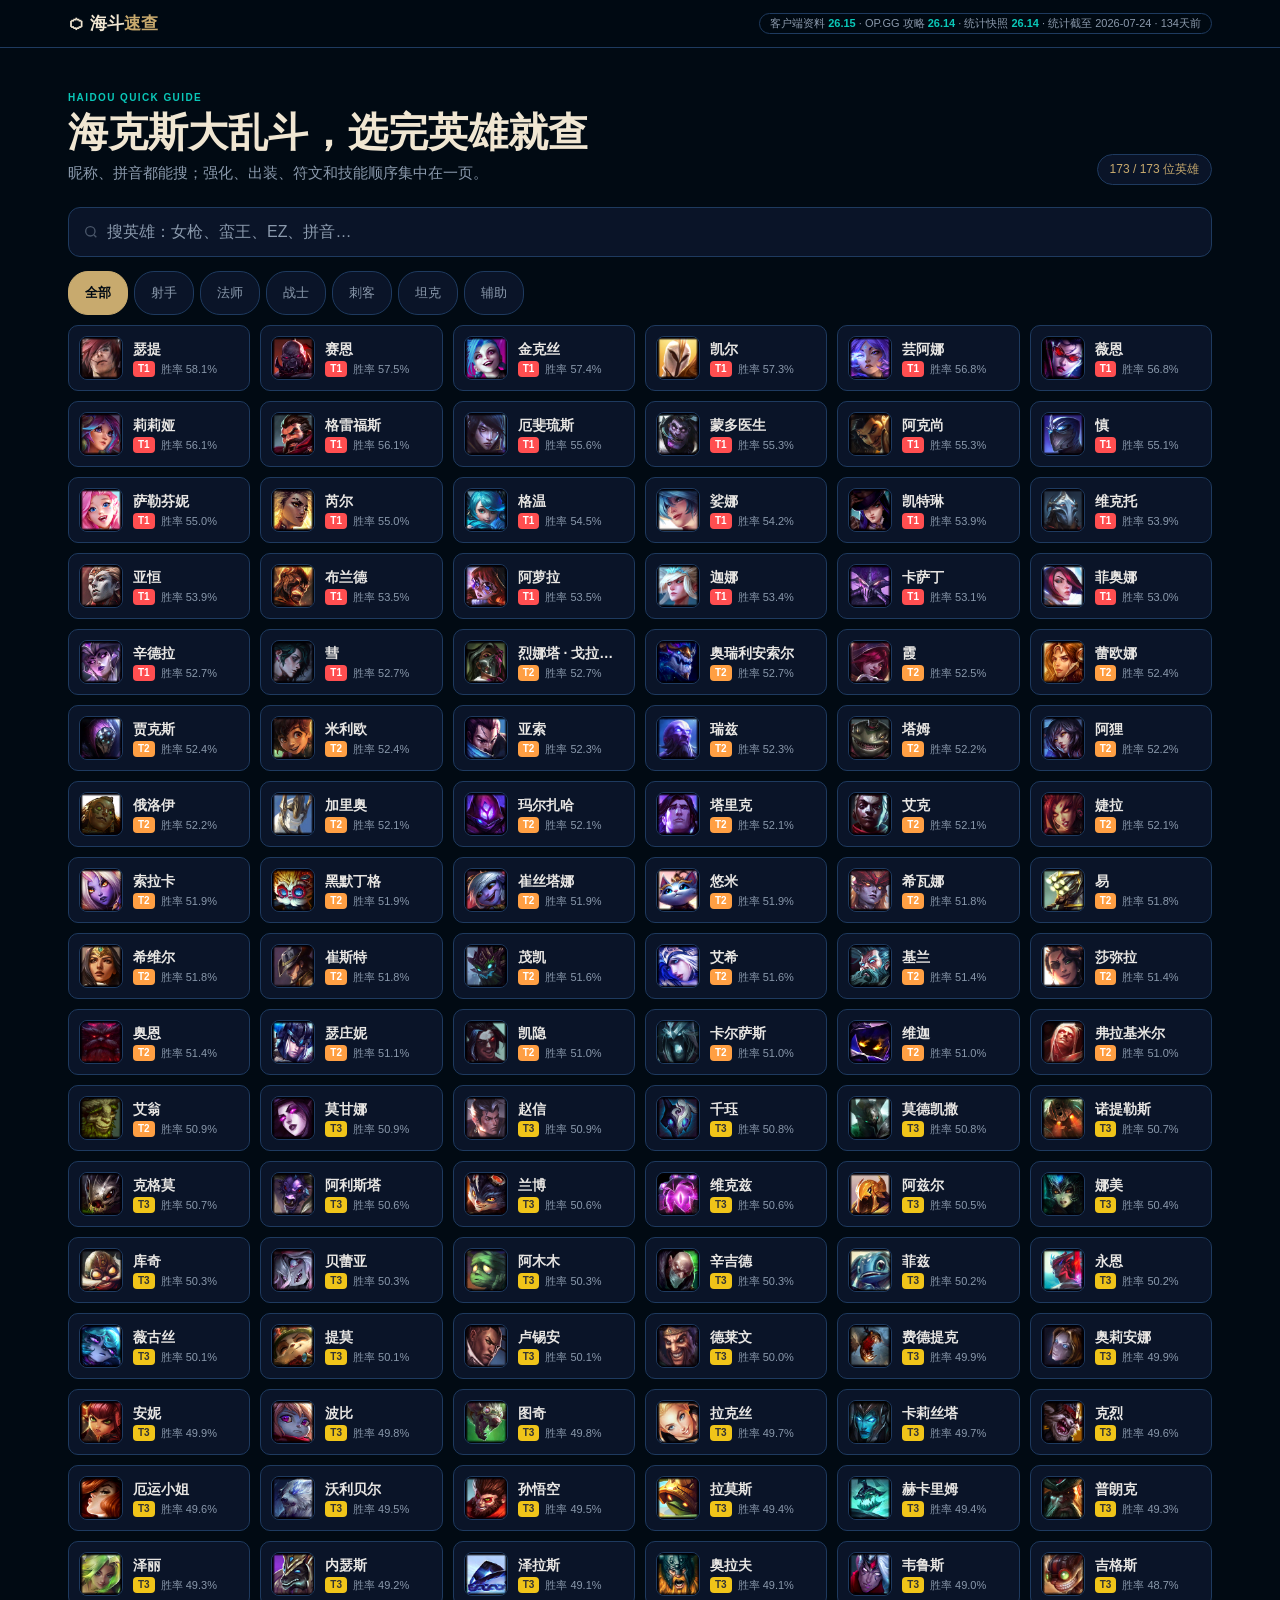
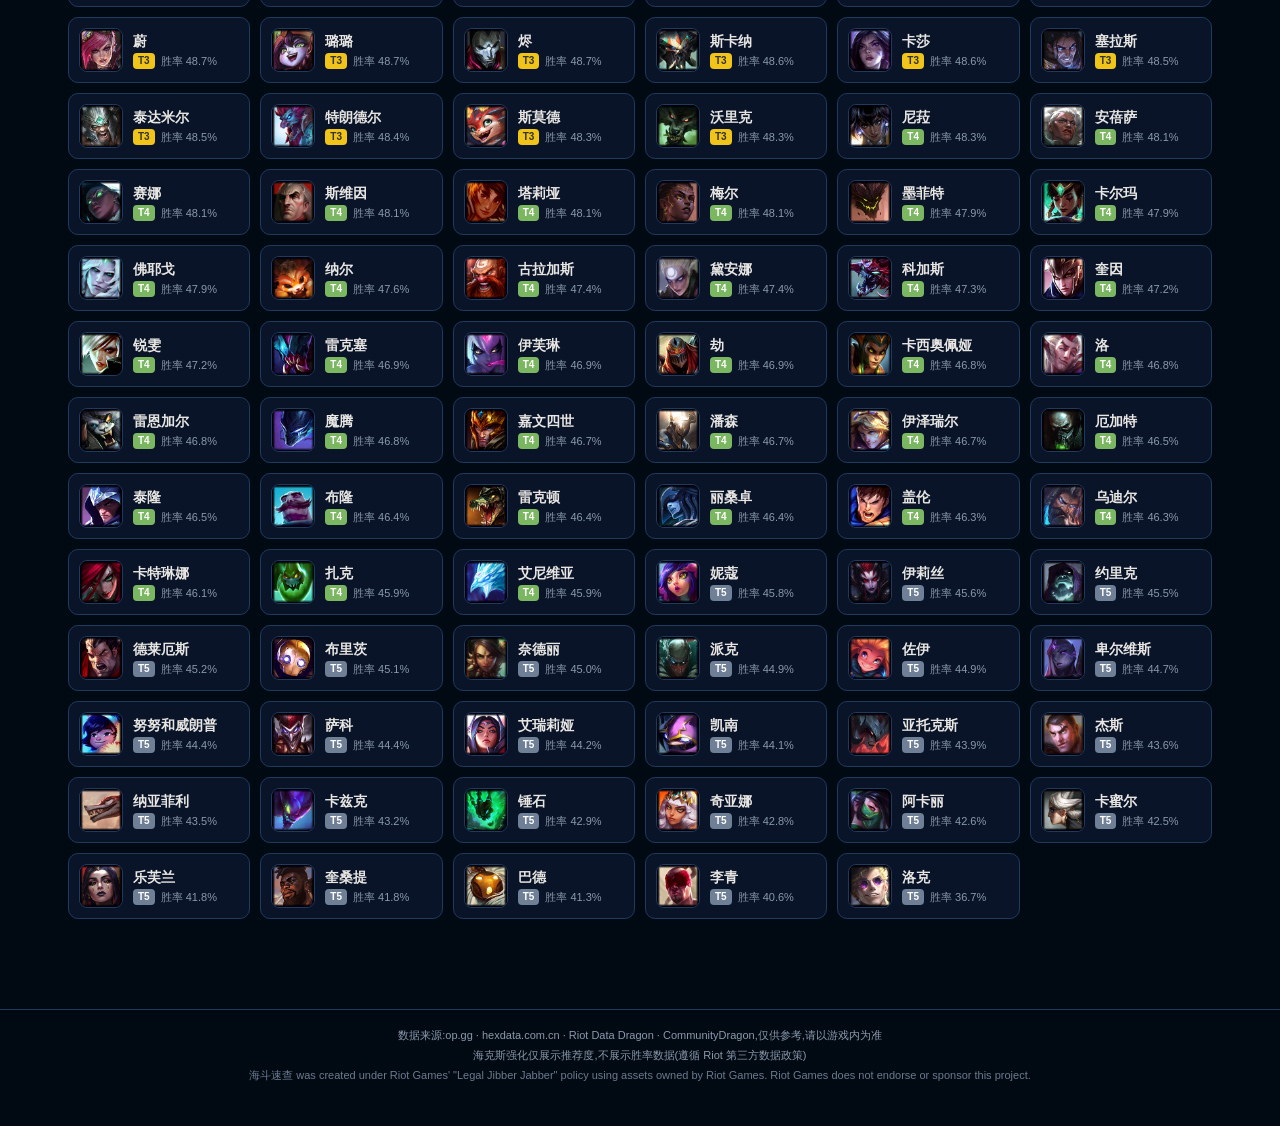
<file: site/index.html>
<!DOCTYPE html>
<html lang="zh-CN">
<head>
<meta charset="UTF-8">
<meta name="viewport" content="width=device-width, initial-scale=1.0, viewport-fit=cover">
<meta name="theme-color" content="#010a13">
<meta name="description" content="海克斯大乱斗英雄攻略速查:天赋、技能加点、海克斯强化搭配、出装,支持昵称搜索与定位分类。">
<title>海斗速查 · 海克斯大乱斗英雄攻略</title>
<link rel="stylesheet" href="assets/style.css?v=20260730-1">
<link rel="icon" href="data:image/svg+xml,<svg xmlns='http://www.w3.org/2000/svg' viewBox='0 0 100 100'><text y='.9em' font-size='90'>⬡</text></svg>">
</head>
<body>
<a class="skip-link" href="#main">跳到英雄列表</a>
<header class="topbar">
  <a class="logo" href="index.html" aria-label="海斗速查首页">⬡ 海斗<b>速查</b></a>
  <div class="patch-badge" id="patchBadge">加载中…</div>
</header>

<main class="container" id="main">
  <section class="home-intro" aria-labelledby="homeTitle">
    <div>
      <p class="eyebrow">HAIDOU QUICK GUIDE</p>
      <h1 id="homeTitle">海克斯大乱斗，选完英雄就查</h1>
      <p>昵称、拼音都能搜；强化、出装、符文和技能顺序集中在一页。</p>
    </div>
    <div class="result-meta" id="resultMeta">正在读取英雄数据…</div>
    <div class="sr-only" id="searchStatus" role="status" aria-atomic="true">正在读取英雄数据…</div>
  </section>

  <div class="searchbox" role="search">
    <svg width="16" height="16" viewBox="0 0 24 24" fill="none" stroke="#8a99ac" stroke-width="2"><circle cx="11" cy="11" r="7"/><path d="M20 20l-3.5-3.5"/></svg>
    <label class="sr-only" for="search">搜索英雄</label>
    <input id="search" type="search" placeholder="搜英雄：女枪、蛮王、EZ、拼音…" autocomplete="off" aria-describedby="searchHelp">
    <span class="sr-only" id="searchHelp">英文搜索至少输入两个字母；中文昵称可以输入一个字。</span>
  </div>

  <div class="role-tabs" id="roleTabs" role="group" aria-label="按定位筛选"></div>

  <div class="hero-grid" id="grid"></div>
  <div class="empty-tip" id="empty" hidden>没有匹配的英雄,换个昵称试试?</div>
  <div class="load-error" id="loadError" role="alert" aria-atomic="true"></div>
</main>

<footer class="site-footer" id="footer"></footer>

<script src="assets/common.js"></script>
<script src="assets/index.js"></script>
</body>
</html>
</file>
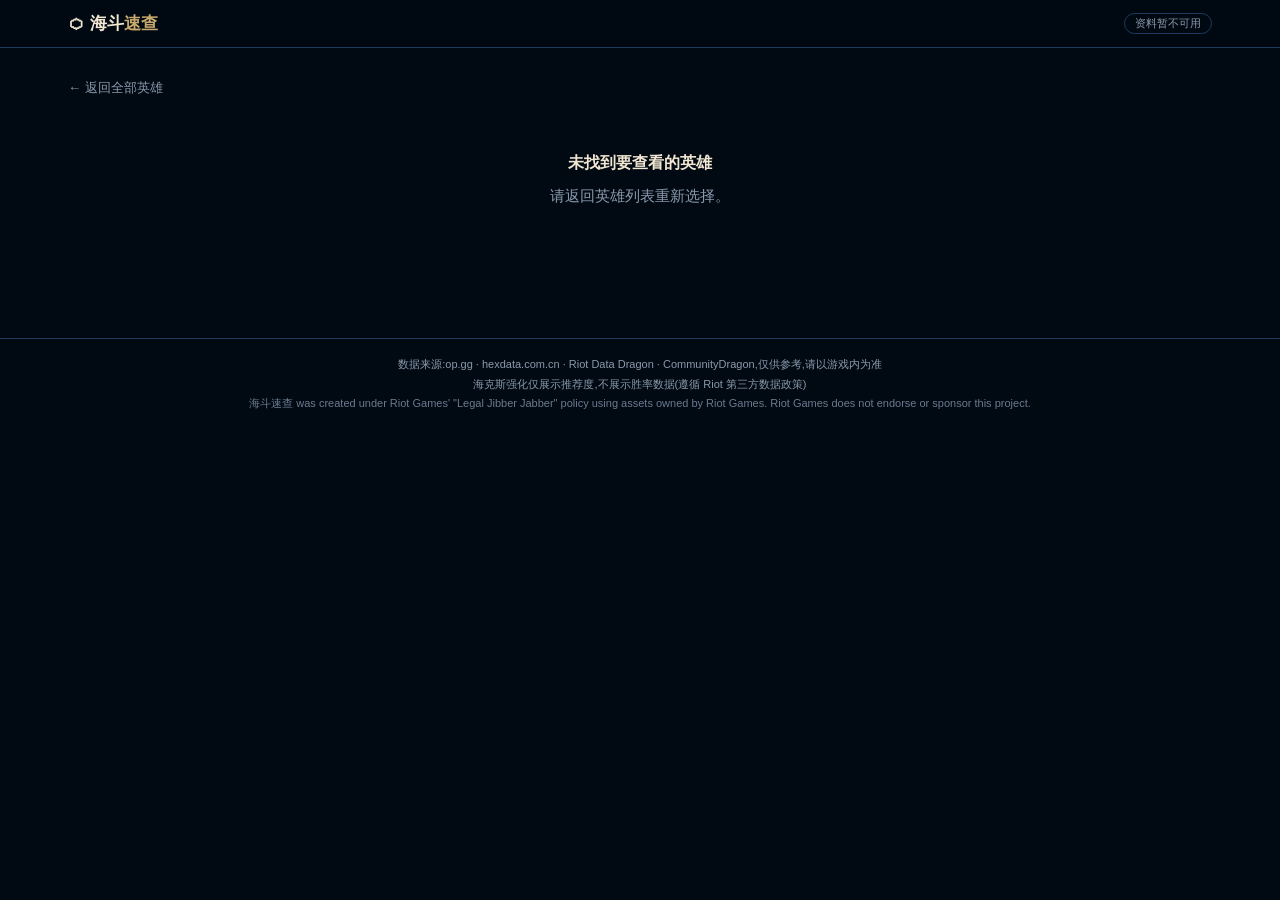
<file: site/hero.html>
<!DOCTYPE html>
<html lang="zh-CN">
<head>
<meta charset="UTF-8">
<meta name="viewport" content="width=device-width, initial-scale=1.0, viewport-fit=cover">
<meta name="theme-color" content="#010a13">
<title>英雄攻略 · 海斗速查</title>
<link rel="stylesheet" href="assets/style.css?v=20260730-1">
<link rel="icon" href="data:image/svg+xml,<svg xmlns='http://www.w3.org/2000/svg' viewBox='0 0 100 100'><text y='.9em' font-size='90'>⬡</text></svg>">
</head>
<body>
<a class="skip-link" href="#main">跳到攻略内容</a>
<header class="topbar">
  <a class="logo" href="index.html" aria-label="海斗速查首页">⬡ 海斗<b>速查</b></a>
  <div class="patch-badge" id="patchBadge">加载中…</div>
</header>

<main class="container" id="main">
  <a class="back-btn" href="index.html">← 返回全部英雄</a>
  <div id="content"><div class="empty-tip">加载中…</div></div>
  <div class="load-error" id="loadError" role="alert" aria-atomic="true"></div>
</main>

<footer class="site-footer" id="footer"></footer>

<script src="assets/common.js"></script>
<script src="assets/hero.js"></script>
</body>
</html>
</file>
<file: site/assets/style.css>
:root {
  --bg: #010a13;
  --panel: #0a1428;
  --panel-2: #0f1f3d;
  --border: #1e3a5f;
  --gold: #c8aa6e;
  --gold-bright: #f0e6d2;
  --blue: #0ac8b9;
  --text: #e8e6e3;
  --muted: #8a99ac;
  --q: #4fc3f7; --w: #26c6a2; --e: #ffa726; --r: #ef5350;
  --t1: #ff4e50; --t2: #ff9f43; --t3: #f0c419; --t4: #7bb661; --t5: #6f7f95;
  --silver: #b8c4d0; --gold-r: #e8b04a; --prism: #b47ef5;
}
* { margin: 0; padding: 0; box-sizing: border-box; -webkit-tap-highlight-color: transparent; }
html { font-size: 15px; -webkit-text-size-adjust: 100%; }
body {
  background: var(--bg); color: var(--text);
  font-family: -apple-system, "PingFang SC", "Microsoft YaHei", sans-serif;
  line-height: 1.6; min-height: 100vh;
}
a { color: inherit; text-decoration: none; }
img { display: block; }
button, input { font: inherit; }
.skip-link {
  position: fixed; left: 12px; top: -60px; z-index: 100;
  background: var(--gold); color: var(--bg); padding: 8px 12px; border-radius: 8px;
}
.skip-link:focus { top: 12px; }
.sr-only {
  position: absolute; width: 1px; height: 1px; padding: 0; margin: -1px;
  overflow: hidden; clip: rect(0, 0, 0, 0); white-space: nowrap; border: 0;
}
:focus-visible { outline: 2px solid var(--blue); outline-offset: 3px; }

.topbar {
  position: sticky; top: 0; z-index: 20;
  background: rgba(1, 10, 19, .92); backdrop-filter: blur(8px);
  border-bottom: 1px solid var(--border);
  padding: 10px max(14px, env(safe-area-inset-right), calc((100vw - 1180px) / 2 + 18px))
    10px max(14px, env(safe-area-inset-left), calc((100vw - 1180px) / 2 + 18px));
  display: flex; align-items: center; gap: 10px;
}
.topbar .logo { font-size: 17px; font-weight: 700; color: var(--gold-bright); white-space: nowrap; }
.topbar .logo b { color: var(--gold); }
.patch-badge {
  margin-left: auto; font-size: 11px; color: var(--muted);
  border: 1px solid var(--border); border-radius: 20px; padding: 2px 10px;
  min-width: 0; text-align: right; line-height: 1.4;
}
.patch-badge b { color: var(--blue); font-weight: 600; }
.patch-badge time { font-variant-numeric: tabular-nums; }

.container { max-width: 1180px; margin: 0 auto; padding: 18px 18px 60px; }

/* ---------- 首页 ---------- */
.home-intro {
  display: flex; justify-content: space-between; align-items: end; gap: 24px;
  padding: 24px 0 12px;
}
.eyebrow {
  color: var(--blue); font-size: 10px; font-weight: 700; letter-spacing: .14em;
  text-transform: uppercase; margin-bottom: 3px;
}
.home-intro h1 { color: var(--gold-bright); font-size: clamp(24px, 4vw, 40px); line-height: 1.15; }
.home-intro p:not(.eyebrow) { color: var(--muted); margin-top: 6px; }
.result-meta {
  flex: none; color: var(--gold); background: var(--panel);
  border: 1px solid var(--border); border-radius: 999px; padding: 5px 12px; font-size: 12px;
}
.searchbox {
  display: flex; align-items: center; gap: 8px;
  background: var(--panel); border: 1px solid var(--border); border-radius: 12px;
  min-height: 48px; padding: 2px 14px; margin: 10px 0;
}
.searchbox:focus-within {
  border-color: var(--blue);
  box-shadow: 0 0 0 2px var(--blue);
}
.searchbox svg { flex: none; opacity: .5; }
.searchbox input {
  flex: 1; background: none; border: none; outline: none;
  min-height: 44px; color: var(--text); font-size: 16px;
}
.searchbox input::placeholder { color: var(--muted); }

.role-tabs { display: flex; gap: 6px; overflow-x: auto; padding: 4px 0 10px; scrollbar-width: none; }
.role-tabs[hidden] { display: none; }
.role-tabs::-webkit-scrollbar { display: none; }
.role-tab {
  flex: none; border: 1px solid var(--border); border-radius: 20px;
  padding: 7px 16px; font-size: 13px; color: var(--muted); cursor: pointer; background: var(--panel);
  min-height: 44px;
}
.role-tab.active { color: var(--bg); background: var(--gold); border-color: var(--gold); font-weight: 600; }

.hero-grid {
  display: grid; gap: 10px;
  grid-template-columns: repeat(auto-fill, minmax(165px, 1fr));
}
.hero-card {
  display: flex; align-items: center; gap: 10px;
  background: var(--panel); border: 1px solid var(--border); border-radius: 10px;
  padding: 10px; transition: border-color .15s, transform .15s, background .15s;
}
.hero-card:active, .hero-card:hover { border-color: var(--gold); background: var(--panel-2); transform: translateY(-1px); }
.hero-card img { width: 44px; height: 44px; border-radius: 8px; border: 1px solid var(--border); }
.hero-card .info { min-width: 0; }
.hero-card .n { font-size: 14px; font-weight: 600; white-space: nowrap; overflow: hidden; text-overflow: ellipsis; }
.hero-card .sub { font-size: 11px; color: var(--muted); display: flex; gap: 6px; align-items: center; }
.video-count {
  margin-left: auto; color: var(--gold-r); font-size: 10px; white-space: nowrap;
}
.video-count.current { color: var(--blue); }
.tier-badge {
  font-size: 10px; font-weight: 700; border-radius: 4px; padding: 0 5px; color: #fff;
}
.tier-1 { background: var(--t1); } .tier-2 { background: var(--t2); }
.tier-3 { background: var(--t3); color: #333; } .tier-4 { background: var(--t4); }
.tier-5 { background: var(--t5); } .tier-0 { background: var(--t5); }
.empty-tip { text-align: center; color: var(--muted); padding: 40px 0; }
.searchbox.is-disabled { opacity: .55; }
.load-error:not(:empty) {
  display: flex; flex-direction: column; align-items: center; gap: 8px;
  color: var(--muted); text-align: center; padding: 40px 0;
}
.load-error strong { color: var(--gold-bright); font-size: 16px; }
.retry-btn {
  min-height: 44px; margin-top: 4px; padding: 8px 18px;
  color: var(--bg); background: var(--gold); border: 1px solid var(--gold);
  border-radius: 10px; font-weight: 700; cursor: pointer;
}
.retry-btn:hover { background: var(--gold-bright); border-color: var(--gold-bright); }

/* ---------- 英雄页 ---------- */
.hero-head {
  display: flex; gap: 16px; align-items: center;
}
.hero-summary {
  display: grid; grid-template-columns: minmax(0, 1fr) auto; align-items: center; gap: 26px;
  background: linear-gradient(135deg, var(--panel) 0%, var(--panel-2) 100%);
  border: 1px solid var(--border); border-radius: 16px; padding: 18px;
}
.hero-head img.avatar { width: 78px; height: 78px; border-radius: 14px; border: 2px solid var(--gold); }
.hero-head h1 { font-size: 24px; color: var(--gold-bright); line-height: 1.3; }
.hero-head .ep { font-size: 12px; color: var(--muted); }
.chips { display: flex; flex-wrap: wrap; gap: 5px; margin-top: 6px; }
.chip {
  font-size: 11px; border: 1px solid var(--border); color: var(--muted);
  border-radius: 20px; padding: 1px 9px;
}
.tier-chip { color: var(--gold); }
.stats-panel { min-width: 0; }
.stats-provenance {
  display: flex; justify-content: flex-end; align-items: center; gap: 6px;
  margin-bottom: 7px; color: var(--muted); font-size: 10px; white-space: nowrap;
}
.stats-provenance > span:first-child::after { content: "·"; margin-left: 6px; color: var(--border); }
.stats-provenance b { color: var(--blue); font-weight: 600; }
.stats-provenance time { color: var(--muted); font-variant-numeric: tabular-nums; }
.stats-age { color: var(--gold-r); }
.stat-row { display: grid; grid-template-columns: repeat(4, minmax(72px, 1fr)); gap: 8px; }
.stat { font-size: 12px; color: var(--muted); }
.stat b { font-size: 17px; color: var(--text); display: block; line-height: 1.2; white-space: nowrap; }

.douyin-btn {
  display: flex; align-items: center; justify-content: center; gap: 8px;
  background: linear-gradient(90deg, #fe2c55, #ff5277); color: #fff;
  border-radius: 10px; padding: 10px 12px; font-size: 13px; font-weight: 600; margin-top: 12px;
}
.douyin-btn:hover { filter: brightness(1.08); }

section.block {
  background: var(--panel); border: 1px solid var(--border); border-radius: 14px;
  padding: 14px; margin: 12px 0;
}
.guide-layout { display: grid; gap: 14px; grid-template-columns: minmax(0, 1.18fr) minmax(340px, .82fr); }
.guide-layout section.block { margin: 14px 0 0; }

.video-block { margin-top: 14px; }
.video-card {
  background: linear-gradient(135deg, rgba(254, 44, 85, .09), var(--panel-2));
  border: 1px solid rgba(254, 44, 85, .25); border-radius: 12px; padding: 12px;
}
.video-card + .video-card { margin-top: 10px; }
.video-meta { display: flex; flex-wrap: wrap; gap: 6px 10px; color: var(--muted); font-size: 10px; }
.review-badge { color: var(--blue); }
.patch-status {
  border: 1px solid var(--border); border-radius: 999px; padding: 0 6px;
}
.patch-current { color: var(--blue); border-color: rgba(10, 200, 185, .35); }
.patch-needs-game-check { color: var(--gold-r); border-color: rgba(232, 176, 74, .35); }
.patch-obsolete { color: var(--t1); border-color: rgba(255, 78, 80, .35); }
.video-card h3 { color: var(--gold-bright); font-size: 15px; margin: 6px 0 4px; }
.video-card p, .video-card li { color: var(--muted); font-size: 12px; }
.video-card ul { margin: 7px 0 0 18px; }
.video-card li + li { margin-top: 3px; }
.video-strategies {
  display: grid; grid-template-columns: repeat(auto-fit, minmax(230px, 1fr)); gap: 8px;
}
.video-strategy {
  display: grid; gap: 6px; margin-top: 10px; padding: 10px;
  background: rgba(1, 10, 19, .4); border: 1px solid var(--border); border-radius: 9px;
}
.video-strategy h4 { color: var(--gold-bright); font-size: 12px; margin: 0 0 2px; }
.strategy-row { display: grid; grid-template-columns: 64px minmax(0, 1fr); gap: 8px; font-size: 11px; }
.strategy-row b { color: var(--gold); }
.strategy-row span { color: var(--text); }
.video-evidence {
  margin-top: 9px; border-top: 1px solid var(--border); padding-top: 7px;
}
.video-evidence summary {
  display: flex; align-items: center; min-height: 44px;
  color: var(--blue); cursor: pointer; font-size: 11px;
}
.video-evidence ol { margin: 7px 0 0 20px; }
.video-evidence time { color: var(--gold); margin-right: 6px; font-variant-numeric: tabular-nums; }
.evidence-kind {
  display: inline-block; color: var(--blue); border: 1px solid var(--border);
  border-radius: 4px; padding: 0 4px; margin-right: 5px; font-size: 9px;
}
.video-caveat {
  color: var(--gold-r); font-size: 11px; border-left: 2px solid var(--gold-r);
  margin-top: 9px; padding-left: 8px;
}
.patch-impact-link {
  display: flex; align-items: center; min-height: 44px; width: fit-content;
  color: var(--blue); margin-top: 2px;
}
.source-link {
  display: inline-flex; align-items: center; min-height: 44px;
  color: var(--blue); font-size: 12px; margin-top: 2px;
}
.video-empty { color: var(--muted); font-size: 12px; }
section.block > h2 {
  font-size: 15px; color: var(--gold); margin-bottom: 10px;
  display: flex; align-items: baseline; gap: 8px;
}
section.block > h2 small { font-size: 11px; color: var(--muted); font-weight: 400; }

.rune-page { border-top: 1px solid var(--border); padding-top: 10px; margin-top: 10px; }
.rune-page:first-of-type { border-top: none; padding-top: 0; margin-top: 0; }
.rune-styles { display: flex; align-items: center; gap: 8px; font-size: 13px; margin-bottom: 8px; }
.rune-styles img { width: 22px; height: 22px; }
.rune-styles .pr { margin-left: auto; font-size: 11px; color: var(--muted); }
.rune-row { display: flex; flex-wrap: wrap; gap: 8px 12px; margin: 6px 0; }
.rune {
  display: flex; align-items: center; gap: 5px; font-size: 12px; color: var(--text);
}
.rune img { width: 26px; height: 26px; border-radius: 50%; background: #000; }
.rune.keystone img { width: 34px; height: 34px; }
.shards { display: flex; flex-wrap: wrap; gap: 5px; }
.shards .chip { color: var(--blue); border-color: var(--border); }

.skill-priority { display: flex; align-items: center; gap: 8px; font-size: 22px; font-weight: 700; }
.skill-letter {
  width: 36px; height: 36px; border-radius: 8px; display: flex; align-items: center; justify-content: center;
  background: #000; font-size: 18px;
}
.sl-Q { color: var(--q); } .sl-W { color: var(--w); } .sl-E { color: var(--e); } .sl-R { color: var(--r); }
.skill-priority .gt { color: var(--muted); font-size: 16px; }
.skill-seq { display: grid; grid-template-columns: repeat(15, 1fr); gap: 3px; margin-top: 10px; }
.skill-seq .cell {
  text-align: center; border-radius: 4px; background: #000; padding: 3px 0 4px;
  font-size: 11px; font-weight: 700;
}
.skill-seq .cell small { display: block; font-weight: 400; font-size: 9px; color: var(--muted); }

.spell-pair { display: flex; align-items: center; gap: 8px; margin: 6px 0; font-size: 13px; }
.spell-pair img { width: 30px; height: 30px; border-radius: 6px; }

.aug-list { display: flex; flex-direction: column; gap: 8px; }
.aug {
  display: flex; gap: 10px; align-items: flex-start;
  background: var(--panel-2); border-radius: 10px; padding: 8px 10px;
}
.aug img { width: 38px; height: 38px; border-radius: 8px; background: #000; flex: none; }
.aug .body { min-width: 0; }
.aug .t { display: flex; align-items: center; gap: 6px; flex-wrap: wrap; font-size: 14px; font-weight: 600; }
.aug .desc { font-size: 12px; color: var(--muted); margin-top: 2px; }
.game-check {
  display: inline-block; color: var(--gold-r); font-size: 10px; margin-left: 7px;
  border: 1px solid rgba(232,176,74,.35); border-radius: 4px; padding: 0 4px;
}
.rarity { font-size: 10px; border-radius: 4px; padding: 0 5px; font-weight: 700; }
.rarity-白银 { background: rgba(184,196,208,.18); color: var(--silver); }
.rarity-黄金 { background: rgba(232,176,74,.18); color: var(--gold-r); }
.rarity-棱彩 { background: rgba(180,126,245,.2); color: var(--prism); }
.hexlabel { font-size: 10px; color: var(--blue); border: 1px solid var(--border); border-radius: 4px; padding: 0 5px; }
.opgg-mark { font-size: 10px; color: var(--gold); }

.combo { display: flex; align-items: center; gap: 6px; flex-wrap: wrap; padding: 7px 0; border-top: 1px solid var(--border); font-size: 12px; }
.combo:first-of-type { border-top: none; }
.combo img { width: 26px; height: 26px; border-radius: 6px; background: #000; }
.combo .names { color: var(--text); }
.combo .meta { margin-left: auto; color: var(--muted); font-size: 11px; }

.item-row { display: flex; flex-wrap: wrap; gap: 10px 14px; margin: 6px 0 2px; }
.item { display: flex; flex-direction: column; align-items: center; gap: 3px; width: 56px; text-align: center; }
.item img { width: 40px; height: 40px; border-radius: 8px; border: 1px solid var(--border); }
.item span { font-size: 10px; color: var(--muted); line-height: 1.25; }
.item-sub { font-size: 12px; color: var(--muted); margin: 10px 0 4px; }
.core-row { display: flex; align-items: center; gap: 6px; margin: 6px 0; }
.core-row img { width: 34px; height: 34px; border-radius: 7px; border: 1px solid var(--border); }
.core-row .arrow { color: var(--muted); font-size: 12px; }

.back-btn { display: inline-flex; align-items: center; min-height: 44px; gap: 4px; color: var(--muted); font-size: 13px; padding: 8px 0; }
.back-btn:hover { color: var(--gold-bright); }

footer.site-footer {
  border-top: 1px solid var(--border); margin-top: 30px;
  padding: 16px 14px calc(40px + env(safe-area-inset-bottom));
  font-size: 11px; color: var(--muted); text-align: center; line-height: 1.8;
}
footer.site-footer .src { color: #6a7a8e; }

@media (max-width: 480px) {
  .video-strategies { grid-template-columns: minmax(0, 1fr); }
  .hero-grid { grid-template-columns: repeat(auto-fill, minmax(140px, 1fr)); }
  .skill-seq { grid-template-columns: repeat(8, 1fr); }
  .patch-badge { font-size: 10px; }
}

@media (max-width: 860px) {
  .container { padding: 12px 14px 54px; }
  .home-intro { align-items: flex-start; padding-top: 16px; }
  .home-intro h1 { font-size: 27px; }
  .result-meta { margin-top: 3px; }
  .guide-layout { grid-template-columns: 1fr; gap: 0; }
  .hero-summary { grid-template-columns: 1fr; gap: 14px; }
  .stats-provenance { justify-content: flex-start; }
  .stat-row { border-top: 1px solid var(--border); padding-top: 13px; }
}

@media (max-width: 560px) {
  .topbar { padding-top: max(10px, env(safe-area-inset-top)); }
  .home-intro { display: block; }
  .home-intro p:not(.eyebrow) { font-size: 13px; }
  .result-meta { display: inline-block; margin-top: 10px; }
  .hero-head img.avatar { width: 68px; height: 68px; }
  .hero-head h1 { font-size: 21px; }
  .stats-provenance { flex-wrap: wrap; white-space: normal; }
  .stat-row { grid-template-columns: repeat(2, 1fr); }
  .stat { background: rgba(1,10,19,.32); border-radius: 8px; padding: 7px 9px; }
  section.block { padding: 12px; }
  section.block > h2 { display: block; }
  section.block > h2 small { display: block; margin-top: 1px; }
  .rune-styles { flex-wrap: wrap; }
  .rune-styles .pr { width: 100%; margin-left: 0; }
}

@media (prefers-reduced-motion: reduce) {
  *, *::before, *::after { scroll-behavior: auto !important; transition: none !important; }
}
</file>
